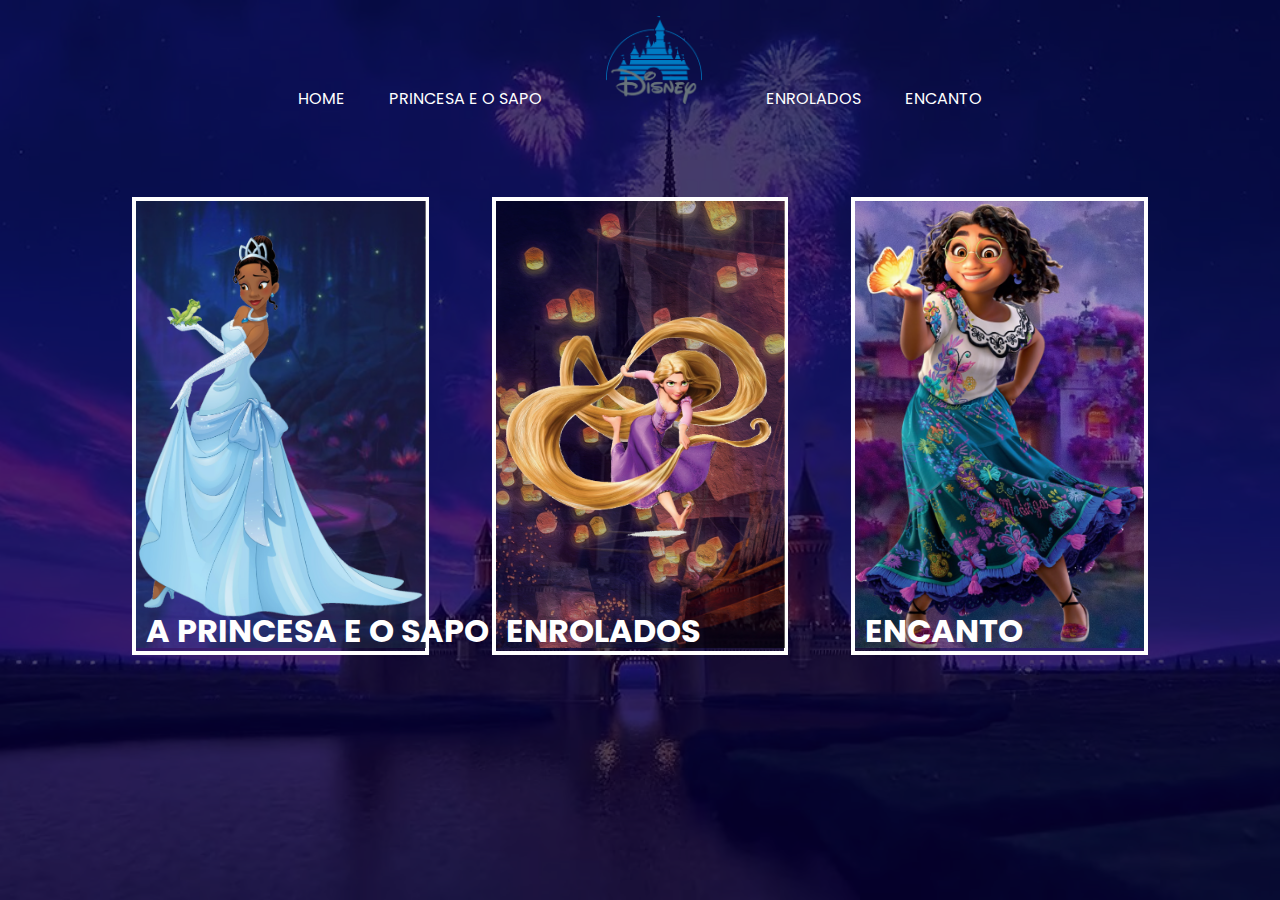
<file: index.html>
<!DOCTYPE html>
<html lang="en">
<head>
    <meta charset="UTF-8">
    <meta name="viewport" content="width=device-width, initial-scale=1.0">
    <link rel="stylesheet" href="assets/css/home-page-styles.css
    ">
    <title> Disney </title>
    <link rel="icon" href="assets/images/logodisneyy.webp" type="image/x-icon">
    <script src="assets/scripts/card-hover-animation.js"></script>
</head>
<body>
    
    <nav class="d-menu"> 
        <ul>
            <li class="d-menu__item">
                <a href="/"> home </a>
            </li>
            <li class="d-menu__item">
                <a href="pages/princesa-e-sapo.html"> princesa e o sapo </a>
            </li>
            <li class="d-menu__item">
               <img class="d-menu__icon" src="assets/images/disneyicone.png" alt="logo da disney">
            </li>
            <li class="d-menu__item">
                <a href="pages/enrolados.html"> Enrolados </a>
            </li>
            <li class="d-menu__item">
                <a href="pages/encanto.html"> Encanto </a>
            </li>
        </ul>
    </nav>

    <div class="d-container">

            <a href="pages/princesa-e-sapo.html" class="d-card" id="background-01">
                <img class="d-card__background" src="assets/images/tiana-background.jpg">
                <img class="d-card__image" src="assets/images/tiana-foto3.png" alt="tiana">
                <h2 class="d-card__title"> A princesa e o sapo </h2>
            </a>
    
            <a href="pages/enrolados.html" class="d-card" id="background-02">
                <img class="d-card__background" src="assets/images/enrolados-background1.jpg">
                <img class="d-card__image" src="assets/images/enrolados-foto1.png" alt="Enrolados">
                <h2 class="d-card__title"> Enrolados </h2>
            </a>
    
            <a href="/pages/encanto.html" class="d-card" id="background-03">
                <img class="d-card__background" src="assets/images/encanto-cenario-background.jpg">
                <img class="d-card__image" src="assets/images/encanto-foto1.png" alt="encanto">
                <h2 class="d-card__title"> Encanto </h2>
            </a>
            </div>


    </div>


</body>
</html>
</file>
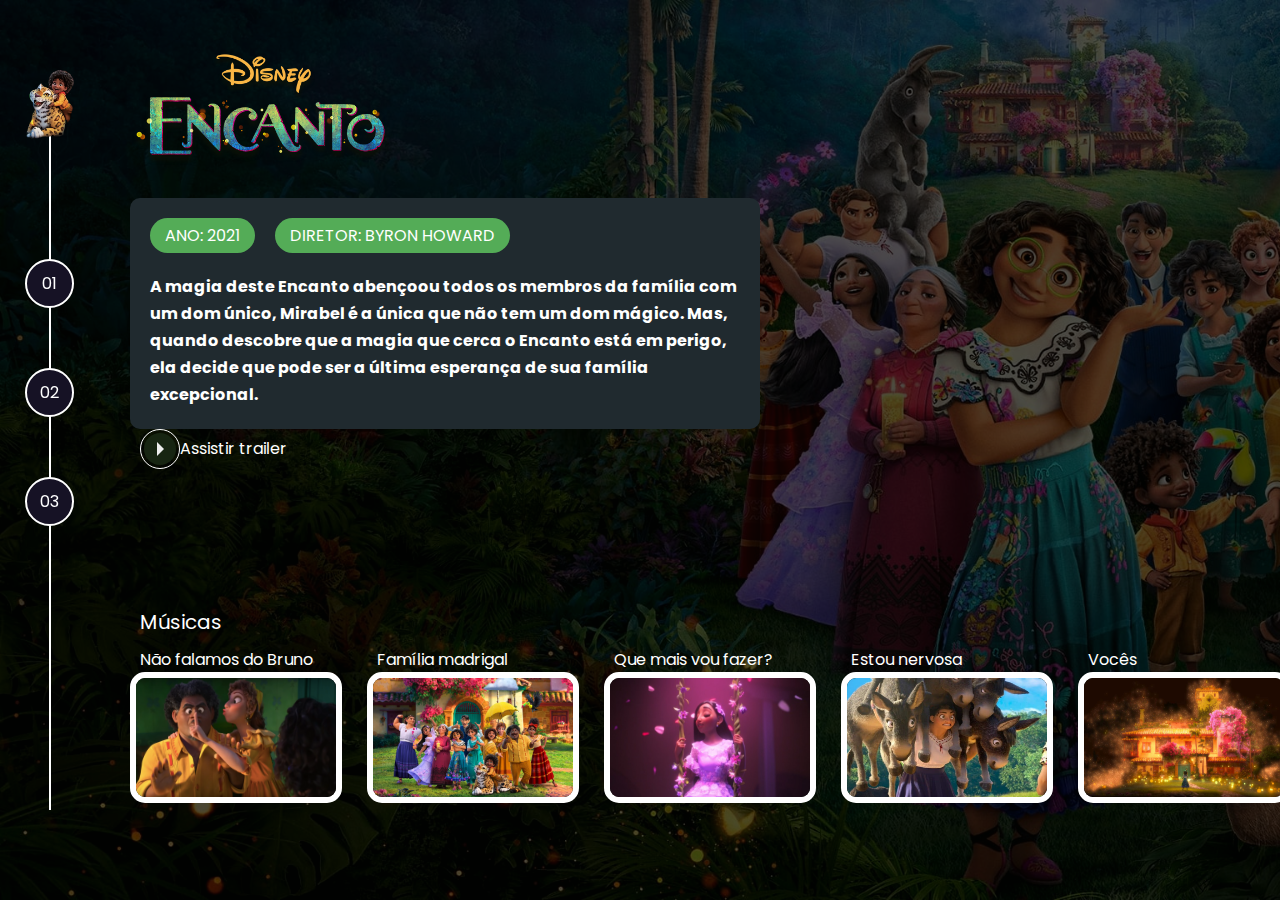
<file: pages/encanto.html>
<!<!DOCTYPE html>
<html lang="en">
<head>
    <meta charset="UTF-8">
    <meta name="viewport" content="width=device-width, initial-scale=1.0">
    <title> Encanto </title>
    <link rel="stylesheet" href="/assets/css/internal-encanto.css">
</head>
<body>
    
    <div class="d-wrapper">

        <div class="d-left-column">

            <nav class="navigator">
                <div class="navigator__icon">
                    <a href="/index.html">
                        <img class="d-icon" src="/assets/images/onca-encanto.png" alt="disney">
                    </a>
                <ul>
                    <li><a href="princesa-e-sapo.html">01</a></li>
                    <li><a href="enrolados.html">02</a></li>
                    <li><a href="encanto.html">03</a></li>
                </ul>
            </nav>
        </div>

        <div class="d-main-content">
            
            <div class="d-main-content__top">
                <div class="d-logo">
                    <img src="/assets/images/logo-encanto.png" alt="logo de enrolados">
                </div>

                <div class="d-description">
                    <div class="pills">
                        <ul>
                            <li> Ano: 2021</li>
                            <li> Diretor: Byron Howard</li>
                        </ul>
                    </div>

                    <div class="d-description__text">
                        <p> <strong> A magia deste Encanto abençoou todos os membros da família com um dom único, Mirabel é a única que não tem um dom mágico. Mas, quando descobre que a magia que cerca o Encanto está em perigo, ela decide que pode ser a última esperança de sua família excepcional.
                        </strong> </p>
                    </div>
                    </div>

                    <div class="d-links">
                        <ul>
                            <li>
                                <a href="https://www.youtube.com/watch?v=zRMicKd9IH8" class="link-button" target="_blank">
                                    <span class="icon">
                                        <div class="play-icon"> </div>
                                    </span>
                                    <span class="label">
                                        Assistir trailer
                                    </span>
                                </a>
                            </li>
                        </ul>
                    </div>

                </div>

            <div class="d-main-content__bottom">
                <div class="gallery">
                    <p class="d-tittle__musics"> Músicas</p>
                    <ul>
                      <li><p> Não falamos do Bruno </p><a href="https://www.youtube.com/watch?v=dWcrZv5p7Jg" target="_blank"><img src="/assets/images/musica-encanto.png" alt=""></a></li>
                      <li><p> Família madrigal </p><a href="https://www.youtube.com/watch?v=ZvDhqntIbY4" target="_blank"><img src="/assets/images/musica-encanto-01.webp" alt=""></a></li>
                      <li><p> Que mais vou fazer? </p><a href="https://www.youtube.com/watch?v=hJKRbskfHnM" target="_blank"><img src="/assets/images/musica-encanto-03.jpg" alt=""></a></li>
                      <li><p> Estou nervosa </p><a href="https://www.youtube.com/watch?v=nbhIgASOKao" target="_blank"><img src="/assets/images/musica-encanto-04.jpg" alt=""></a></li>
                      <li><p> Vocês </p><a href="https://www.youtube.com/watch?v=bKPxhQBJAZ0" target="_blank"><img src="/assets/images/musica-encanto-05.jpeg" alt=""></a></li>
                    </ul>
                  </div>
        </div>
        </div>
    </div>

</body>
</html>
</file>
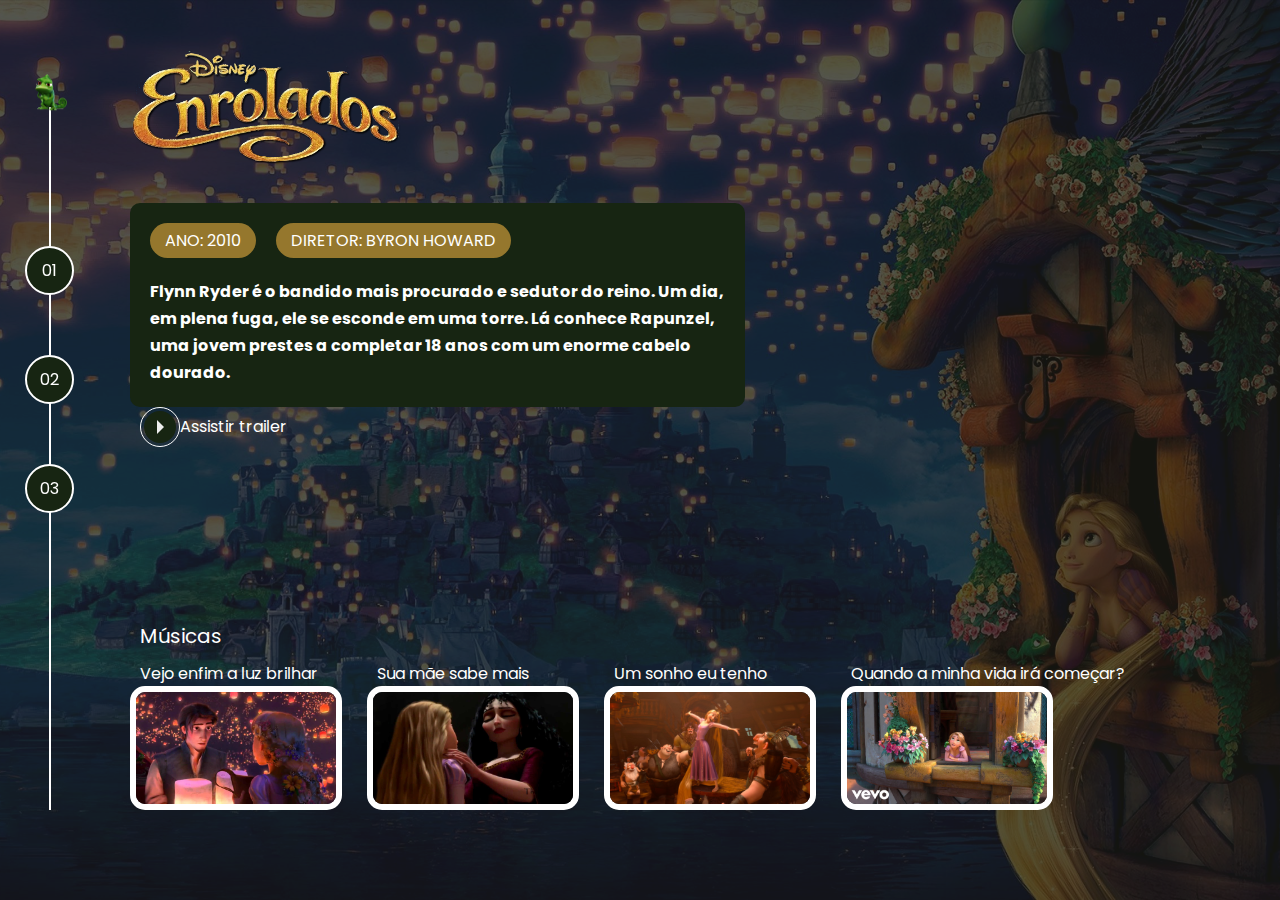
<file: pages/enrolados.html>
<!DOCTYPE html>
<html lang="en">
<head>
    <meta charset="UTF-8">
    <meta name="viewport" content="width=device-width, initial-scale=1.0">
    <title> Enrolados </title>
    <link rel="stylesheet" href="/assets/css/internal-enrolados.css">
</head>
<body>
    
    <div class="d-wrapper">

        <div class="d-left-column">

            <nav class="navigator">
                <div class="navigator__icon">
                    <a href="/index.html">
                        <img class="d-icon" src="/assets/images/sapo-enrolados.png" alt="disney">
                    </a>
                <ul>
                    <li><a href="princesa-e-sapo.html">01</a></li>
                    <li><a href="enrolados.html">02</a></li>
                    <li><a href="encanto.html">03</a></li>
                </ul>
            </nav>
        </div>

        <div class="d-main-content">
            
            <div class="d-main-content__top">
                <div class="d-logo">
                    <img src="/assets/images/logo-enrolados.webp" alt="logo de enrolados">
                </div>

                <div class="d-description">
                    <div class="pills">
                        <ul>
                            <li> Ano: 2010</li>
                            <li> Diretor: Byron Howard</li>
                        </ul>
                    </div>

                    <div class="d-description__text">
                        <p> <strong> Flynn Ryder é o bandido mais procurado e sedutor do reino. Um dia, em plena fuga, ele se esconde em uma torre. Lá conhece Rapunzel, uma jovem prestes a completar 18 anos com um enorme cabelo dourado.
                        </strong> </p>
                    </div>
                    </div>

                    <div class="d-links">
                        <ul>
                            <li>
                                <a href="https://www.youtube.com/watch?v=Nj-Y37_Av2E" class="link-button" target="_blank">
                                    <span class="icon">
                                        <div class="play-icon"> </div>
                                    </span>
                                    <span class="label">
                                        Assistir trailer
                                    </span>
                                </a>
                            </li>
                        </ul>
                    </div>

                </div>

            <div class="d-main-content__bottom">
                <div class="gallery">
                    <p class="d-tittle__musics"> Músicas</p>
                    <ul>
                      <li><p> Vejo enfim a luz brilhar </p><a href="https://www.youtube.com/watch?v=sRITrFmTT3s" target="_blank"><img src="/assets/images/musica-01.jpg" alt=""></a></li>
                      <li><p> Sua mãe sabe mais </p><a href="https://www.youtube.com/watch?v=fDPtgieRK2M" target="_blank"><img src="/assets/images/musica-02.jpg" alt=""></a></li>
                      <li><p> Um sonho eu tenho </p><a href="https://www.youtube.com/watch?v=Bn1OgpWpeaA" target="_blank"><img src="/assets/images/musica-04.jpeg" alt=""></a></li>
                      <li><p> Quando a minha vida irá começar? </p><a href="https://www.youtube.com/watch?v=BUsut3Yt5hY" target="_blank"><img src="/assets/images/musica-03.jpg" alt=""></a></li>
                    </ul>
                  </div>
        </div>
        </div>
    </div>

</body>
</html>
</file>
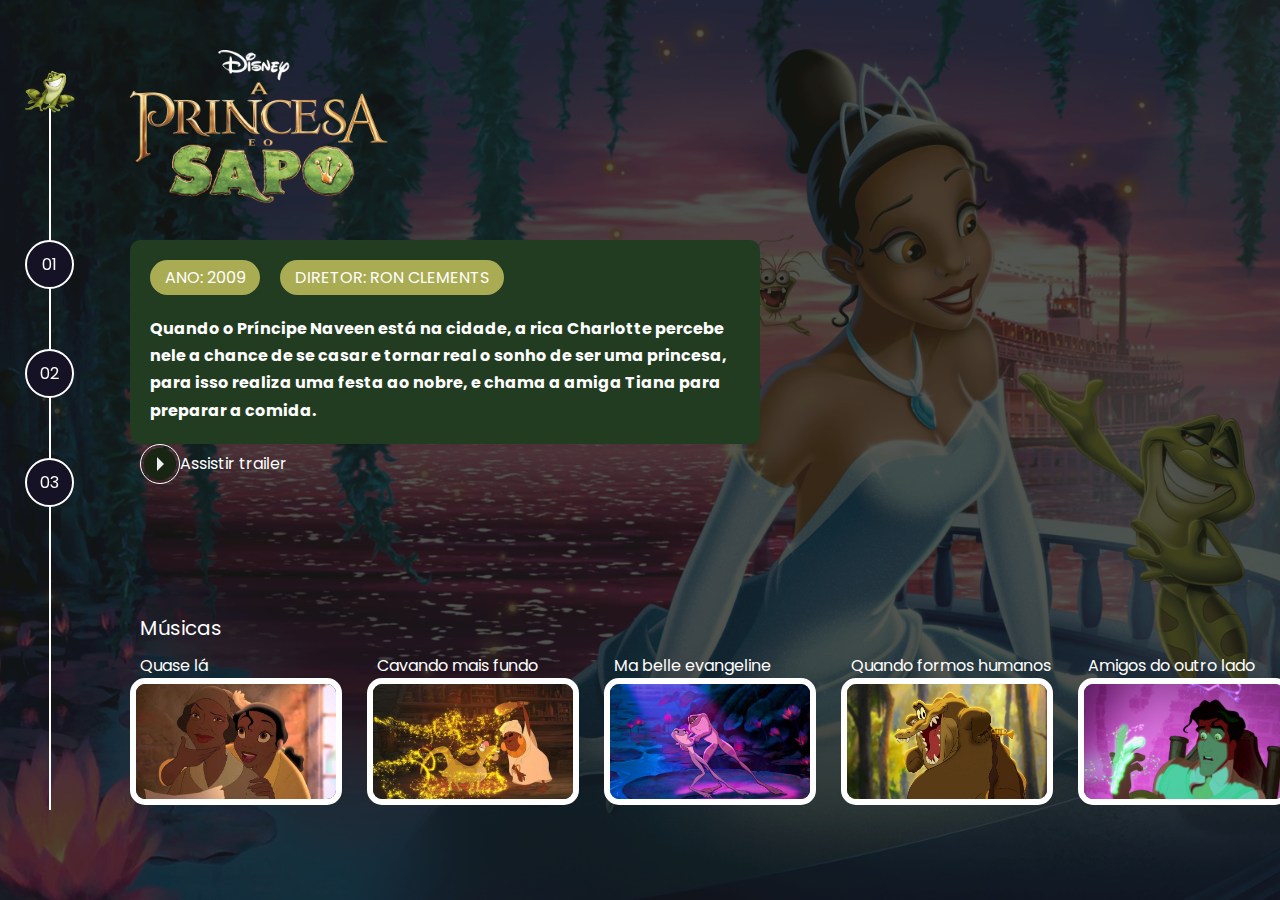
<file: pages/princesa-e-sapo.html>
<!DOCTYPE html>
<html lang="en">
<head>
    <meta charset="UTF-8">
    <meta name="viewport" content="width=device-width, initial-scale=1.0">
    <title> A princesa e o sapo </title>
    <link rel="stylesheet" href="/assets/css/internal-princesa.css">
</head>
<body>
    
    <div class="d-wrapper">

        <div class="d-left-column">

            <nav class="navigator">
                <div class="navigator__icon">
                    <a href="/index.html">
                        <img class="d-icon" src="/assets/images/sapo-tiana.png" alt="disney">
                    </a>
                <ul>
                    <li><a href="princesa-e-sapo.html">01</a></li>
                    <li><a href="enrolados.html">02</a></li>
                    <li><a href="encanto.html">03</a></li>
                </ul>
            </nav>
        </div>

        <div class="d-main-content">
            
            <div class="d-main-content__top">
                <div class="d-logo">
                    <img src="/assets/images/logo-tiana.png" alt="logo de enrolados">
                </div>

                <div class="d-description">
                    <div class="pills">
                        <ul>
                            <li> Ano: 2009</li>
                            <li> Diretor: Ron Clements</li>
                        </ul>
                    </div>

                    <div class="d-description__text">
                        <p> <strong> Quando o Príncipe Naveen está na cidade, a rica Charlotte percebe nele a chance de se casar e tornar real o sonho de ser uma princesa, para isso realiza uma festa ao nobre, e chama a amiga Tiana para preparar a comida. 
                        </strong> </p>
                    </div>
                    </div>

                    <div class="d-links">
                        <ul>
                            <li>
                                <a href="https://www.bing.com/videos/search?q=trailer+a+princesa+e+o+sapo&&view=detail&mid=AAACCD82914819DF696BAAACCD82914819DF696B&&FORM=VRDGAR&ru=%2Fvideos%2Fsearch%3Fq%3Dtrailer%2Ba%2Bprincesa%2Be%2Bo%2Bsapo%26FORM%3DHDRSC4" class="link-button" target="_blank">
                                    <span class="icon">
                                        <div class="play-icon"> </div>
                                    </span>
                                    <span class="label">
                                        Assistir trailer
                                    </span>
                                </a>
                            </li>
                        </ul>
                    </div>

                </div>

            <div class="d-main-content__bottom">
                <div class="gallery">
                    <p class="d-tittle__musics"> Músicas</p>
                    <ul>
                      <li><p> Quase lá </p><a href="https://youtu.be/sP47iA0tJ-0" target="_blank"><img src="/assets/images/musica-tiana-001.jpg" alt=""></a></li>
                      <li><p> Cavando mais fundo </p><a href="https://youtu.be/tK4Umtb-g90" target="_blank"><img src="/assets/images/musica-tiana-02.jpg" alt=""></a></li>
                      <li><p> Ma belle evangeline </p><a href="https://www.youtube.com/watch?v=aZYEAZJ7d9M" target="_blank"><img src="/assets/images/musica-tiana-04.jpg" alt=""></a></li>
                      <li><p> Quando formos humanos </p><a href="https://www.youtube.com/watch?v=srk4l-44MW4" target="_blank"><img src="/assets/images/musica-03-tiana.jpg" alt=""></a></li>
                      <li><p> Amigos do outro lado </p><a href="https://www.youtube.com/watch?v=-JSV_XlSqQU" target="_blank"><img src="/assets/images/musica-05.png" alt=""></a></li>
                    </ul>
                  </div>
        </div>
        </div>
    </div>

</body>
</html>
</file>
<file: assets/css/home-page-styles.css>
@import url('/assets/css/global.css');
@import url('/assets/css/reset.css');


:root {
    --primary-color: rgb(255, 255, 255);
}

body {
    font-family: "Poppins", sans-serif;
}

body {
    background-color: rgb(8, 0, 51);
}

body::before {
    content: "";
    background-image: url(/assets/images/disney-background.jpg);
    background-repeat: no-repeat;
    background-position: center;
    background-size: cover;
    width: 100%;
    height: 100%;
    position: absolute;
    opacity: 0.3;
    transition: background-image 1s ease-in-out, opacity 1s ease-in-out;

}

.d-menu {
    padding: 1rem 0;
    width: 100%;
    text-align: center;
    position: relative;
}

.d-menu__item {
    display: inline-block;
    text-transform: uppercase;
    margin: 0 1.25rem
}

.d-menu__icon {
    width: 6rem;
    margin: 0 1.25rem;
}

.d-container {
    position: relative;
    display: flex;
    align-items: center;
    justify-content: space-evenly;
    margin: 70px;
    /* tirar a margem */
   /* margin-top: 2%;*/
}

.d-card {
    border: 0.3rem solid white ;
    width: calc(100% / 3 - 8%);
    height: 50vh;
}

.d-card__background {
    width: 25.4%;
    height: 97.5%;
    object-fit: cover;
    position: absolute;
    opacity: 65%;
    transition: opacity 1s ease-in-out;
}

.d-card__image {
    width: 100%;
    height: 100%;
    object-fit: contain;
    position: relative;
    transition: 1s ease-in-out;
}

.d-card__title {
    font-size: 2rem;
    text-transform: uppercase;
    margin-left: 10px;
    position: absolute;
    width: 100%;
    color: #FFF;
    bottom: 0;
    transition: bottom 1s ease-in-out;
}

.d-controller {
    position: relative;
    display: flex;
    justify-content: center;
    align-items: center;
    margin-top: 3rem;
} 

.d-controller__button {
    display: flex;
    align-items: center;
    justify-content: center;
    width: 2.5rem;
    height: 2.5rem;
    border: 2px solid white;
    border-radius: 50%;
    background-color: rgb(8, 0, 51);
    text-align: center;
    font-size: 1rem;
    font-weight: bold;
    cursor: pointer;
    z-index: 1;
    transition: transform 0.3s ease-in-out;
}

.d-controller__button:hover {
    transform: scale(1.5)
}

.d-controller__button:nth-child(2) {
    margin: 0 3.75rem;
}

.d-controller__line {
    background-color: white;
    width: 50%;
    height: 2px;
    position: absolute;

}

/* animação */

.d-card--hovered .d-card__background {
    cursor: pointer;
    opacity: 0;
}

.d-card--hovered .d-card__image {
    transform: scale(1.4);
    filter: drop-shadow(30px 10px 4px rgba(0,0,0, .5));
}

body#background-01-hovered::before {
    background-image: url(/assets/images/tiana-background.jpg);
    opacity: 70%;
}

body#background-02-hovered::before {
    background-image: url(/assets/images/enrolados-background1.jpg);
    opacity: 45%;
}

body#background-03-hovered::before {
    background-image: url(/assets/images/encanto-cenario-background.jpg);
    opacity: 70%;
}

body[id^="background-"]::before {
    opacity: 1;
}

.d-card--hovered .d-card__title {
    bottom: 50%;
}
</file>
<file: assets/css/internal-encanto.css>
@import url('reset.css');
@import url('global.css');
@import url('components/_navigator.css');
@import url('/assets/css/components/_pills.css');
@import url('components/_link-button.css');
@import url('components/_gallery.css');


body {
    background-color: rgb(8, 0, 51);
}

body::before {
    content: "";
    background-image: url(/assets/images/background-encanto-04.jpg);
    background-repeat: no-repeat;
    background-position: center;
    background-size: cover;
    width: 100%;
    height: 100%;
    position: absolute;
    opacity: 0.3;
    transition: background-image 1s ease-in-out, opacity 1s ease-in-out;

}

.d-wrapper {
    display: flex;
    height: 100vh;
    flex-flow: row nowrap;
    background-color: rgb(0, 0, 0);
}

.d-wrapper .d-left-column {
    width: 100px;
    height: 100%;
    display: flex;
    justify-content: center;
    align-items: center;
    position: fixed;
    padding-right: 50px;
    left: 0;
    top: 0;
    z-index: 1;
}


.d-wrapper .d-main-content {
    height: 100%;
    width: 100%;
    padding-left: 130px;
    position: relative;
    background-color: rgba(111, 131, 99, 0.01);
 }

.d-wrapper .d-main-content__top {
    height: 70vh;
    display: flex;
    flex-direction: column;
    justify-content: flex-start;
}

.d-wrapper .d-main-content__bottom {
    height: 23vh;
    display: flex;
    flex-direction: column;
    justify-content: flex-end;
}

.d-wrapper .d-main-content .d-logo img{
   margin-top: 50px;
   margin-left: 0;
   margin-bottom: 30px; 
   width: 17rem;
}

.d-wrapper .d-main-content__top .d-description {
    background-color: rgb(32, 42, 47);
    max-width: 50%;
    padding: 20px;
    border-radius: 10px;
}

.d-wrapper .d-main-content__top .d-description .d-description__text{
    color: white;
    line-height: 170%;
}

.d-wrapper .d-main-content__top .d-description .pills{
    margin-bottom: 20px;
  }

.navigator {
    height: 80vh;
    display: flex;
    justify-content: center;
    align-items: center;
    width: 100%;
    position: relative;
}

.navigator ul li {
    margin: 60px 0;
}

.pills ul {
    display: flex;
    flex-direction: row;
}

.pills ul li {
    background-color: rgb(84, 172, 87);
    color: white;
    padding: 5px 15px;
    margin: 0 10px;
    border-radius: 20px;
    text-transform: uppercase;
}

.pills ul li:first-child {
    margin-left: 0;
}


.d-wrapper .d-main-content .d-links ul {
    display: flex;
    flex-direction: row;
}

.navigator ul li:first-child {
    margin-top: 0;
}

.navigator ul li:last-child {
    margin-bottom: 0;
}

.navigator ul li a {
    color: white;
    border: solid 2px white;
    width: 45px;
    height: 45px;
    border-radius: 50%;
    background-color: rgb(22, 18, 37);
    display: flex;
    align-items: center;
    justify-content: center;
}

.navigator::before {
    content: '';
    position: absolute;
    top: 0;
    width: 2px;
    height: 100%;
    background-color: white;
    z-index: 0;
}

.navigator ul {
    z-index: 1;
}

.navigator ul li a:hover,
.navigator ul li a.active {
    color: var(--primary-color);
    background-color: white;
}

.navigator .navigator__icon {
    position: absolute;
    top: -20px;
}

.d-icon {
width: 50px;
margin-bottom: 120px;
}

.d-tittle__musics {
   font-size: 20px;
   margin: 10px;
  }

.gallery ul li a img {
    height: 70%;
}
</file>
<file: assets/css/internal-enrolados.css>
@import url('reset.css');
@import url('global.css');
@import url('components/_navigator.css');
@import url('/assets/css/components/_pills.css');
@import url('components/_link-button.css');
@import url('components/_gallery.css');


body {
    background-color: rgb(8, 0, 51);
}

body::before {
    content: "";
    background-image: url(/assets/images/background-enrolados-01.jpg);
    background-repeat: no-repeat;
    background-position: center;
    background-size: cover;
    width: 100%;
    height: 100%;
    position: absolute;
    opacity: 0.3;
    transition: background-image 1s ease-in-out, opacity 1s ease-in-out;

}

.d-wrapper {
    display: flex;
    height: 100vh;
    flex-flow: row nowrap;
    background-color: rgb(0, 0, 0);
}

.d-wrapper .d-left-column {
    width: 100px;
    height: 100%;
    display: flex;
    justify-content: center;
    align-items: center;
    position: fixed;
    padding-right: 50px;
    left: 0;
    top: 0;
    z-index: 1;
}


.d-wrapper .d-main-content {
    height: 100%;
    width: 100%;
    padding-left: 130px;
    position: relative;
    background-color: rgba(129, 131, 99, 0.15);
 }

.d-wrapper .d-main-content__top {
    height: 70vh;
    display: flex;
    flex-direction: column;
    justify-content: flex-start;
}

.d-wrapper .d-main-content__bottom {
    height: 23vh;
    display: flex;
    flex-direction: column;
    justify-content: flex-end;
}

.d-wrapper .d-main-content .d-logo img{
   margin-top: 50px;
   margin-left: 0;
   margin-bottom: 30px; 
   width: 17rem;
}

.d-wrapper .d-main-content__top .d-description {
    background-color: rgb(23, 37, 18, 7);
    max-width: 50%;
    padding: 20px;
    border-radius: 10px;
}

.d-wrapper .d-main-content__top .d-description .d-description__text{
    color: white;
    line-height: 170%;
}

.d-wrapper .d-main-content__top .d-description .pills{
    margin-bottom: 20px;
  }

.navigator {
    height: 80vh;
    display: flex;
    justify-content: center;
    align-items: center;
    width: 100%;
    position: relative;
}

.navigator ul li {
    margin: 60px 0;
}

.pills ul {
    display: flex;
    flex-direction: row;
}

.pills ul li {
    background-color: rgb(149, 119, 45);
    color: white;
    padding: 5px 15px;
    margin: 0 10px;
    border-radius: 20px;
    text-transform: uppercase;
}

.pills ul li:first-child {
    margin-left: 0;
}


.d-wrapper .d-main-content .d-links ul {
    display: flex;
    flex-direction: row;
}

.navigator ul li:first-child {
    margin-top: 0;
}

.navigator ul li:last-child {
    margin-bottom: 0;
}

.navigator ul li a {
    color: white;
    border: solid 2px white;
    width: 45px;
    height: 45px;
    border-radius: 50%;
    background-color: rgb(23, 37, 18);
    display: flex;
    align-items: center;
    justify-content: center;
}

.navigator::before {
    content: '';
    position: absolute;
    top: 0;
    width: 2px;
    height: 100%;
    background-color: white;
    z-index: 0;
}

.navigator ul {
    z-index: 1;
}

.navigator ul li a:hover,
.navigator ul li a.active {
    color: var(--primary-color);
    background-color: white;
}

.navigator .navigator__icon {
    position: absolute;
    top: -20px;
}

.d-icon {
width: 50px;
margin-bottom: 120px;
}

.d-tittle__musics {
   font-size: 20px;
   margin: 10px;
  }
</file>
<file: assets/css/internal-princesa.css>
@import url('reset.css');
@import url('global.css');
@import url('components/_navigator.css');
@import url('/assets/css/components/_pills.css');
@import url('components/_link-button.css');
@import url('components/_gallery.css');


body {
    background-color: rgb(8, 0, 51);
}

body::before {
    content: "";
    background-image: url(/assets/images/background-tiana-02.jpg);
    background-repeat: no-repeat;
    background-position: center;
    background-size: cover;
    width: 100%;
    height: 100%;
    position: absolute;
    opacity: 0.3;
    transition: background-image 1s ease-in-out, opacity 1s ease-in-out;

}

.d-wrapper {
    display: flex;
    height: 100vh;
    flex-flow: row nowrap;
    background-color: rgb(0, 0, 0);
}

.d-wrapper .d-left-column {
    width: 100px;
    height: 100%;
    display: flex;
    justify-content: center;
    align-items: center;
    position: fixed;
    padding-right: 50px;
    left: 0;
    top: 0;
    z-index: 1;
}


.d-wrapper .d-main-content {
    height: 100%;
    width: 100%;
    padding-left: 130px;
    position: relative;
    background-color: rgba(111, 131, 99, 0.15);
 }

.d-wrapper .d-main-content__top {
    height: 70vh;
    display: flex;
    flex-direction: column;
    justify-content: flex-start;
}

.d-wrapper .d-main-content__bottom {
    height: 23vh;
    display: flex;
    flex-direction: column;
    justify-content: flex-end;
}

.d-wrapper .d-main-content .d-logo img{
   margin-top: 50px;
   margin-left: 0;
   margin-bottom: 30px; 
   width: 17rem;
}

.d-wrapper .d-main-content__top .d-description {
    background-color: rgb(34, 60, 33);
    max-width: 50%;
    padding: 20px;
    border-radius: 10px;
}

.d-wrapper .d-main-content__top .d-description .d-description__text{
    color: white;
    line-height: 170%;
}

.d-wrapper .d-main-content__top .d-description .pills{
    margin-bottom: 20px;
  }

.navigator {
    height: 80vh;
    display: flex;
    justify-content: center;
    align-items: center;
    width: 100%;
    position: relative;
}

.navigator ul li {
    margin: 60px 0;
}

.pills ul {
    display: flex;
    flex-direction: row;
}

.pills ul li {
    background-color: rgb(170, 172, 84);
    color: white;
    padding: 5px 15px;
    margin: 0 10px;
    border-radius: 20px;
    text-transform: uppercase;
}

.pills ul li:first-child {
    margin-left: 0;
}


.d-wrapper .d-main-content .d-links ul {
    display: flex;
    flex-direction: row;
}

.navigator ul li:first-child {
    margin-top: 0;
}

.navigator ul li:last-child {
    margin-bottom: 0;
}

.navigator ul li a {
    color: white;
    border: solid 2px white;
    width: 45px;
    height: 45px;
    border-radius: 50%;
    background-color: rgb(22, 18, 37);
    display: flex;
    align-items: center;
    justify-content: center;
}

.navigator::before {
    content: '';
    position: absolute;
    top: 0;
    width: 2px;
    height: 100%;
    background-color: white;
    z-index: 0;
}

.navigator ul {
    z-index: 1;
}

.navigator ul li a:hover,
.navigator ul li a.active {
    color: var(--primary-color);
    background-color: white;
}

.navigator .navigator__icon {
    position: absolute;
    top: -20px;
}

.d-icon {
width: 50px;
margin-bottom: 120px;
}

.d-tittle__musics {
   font-size: 20px;
   margin: 10px;
  }

.gallery ul li a img {
    height: 70%;
}
</file>
